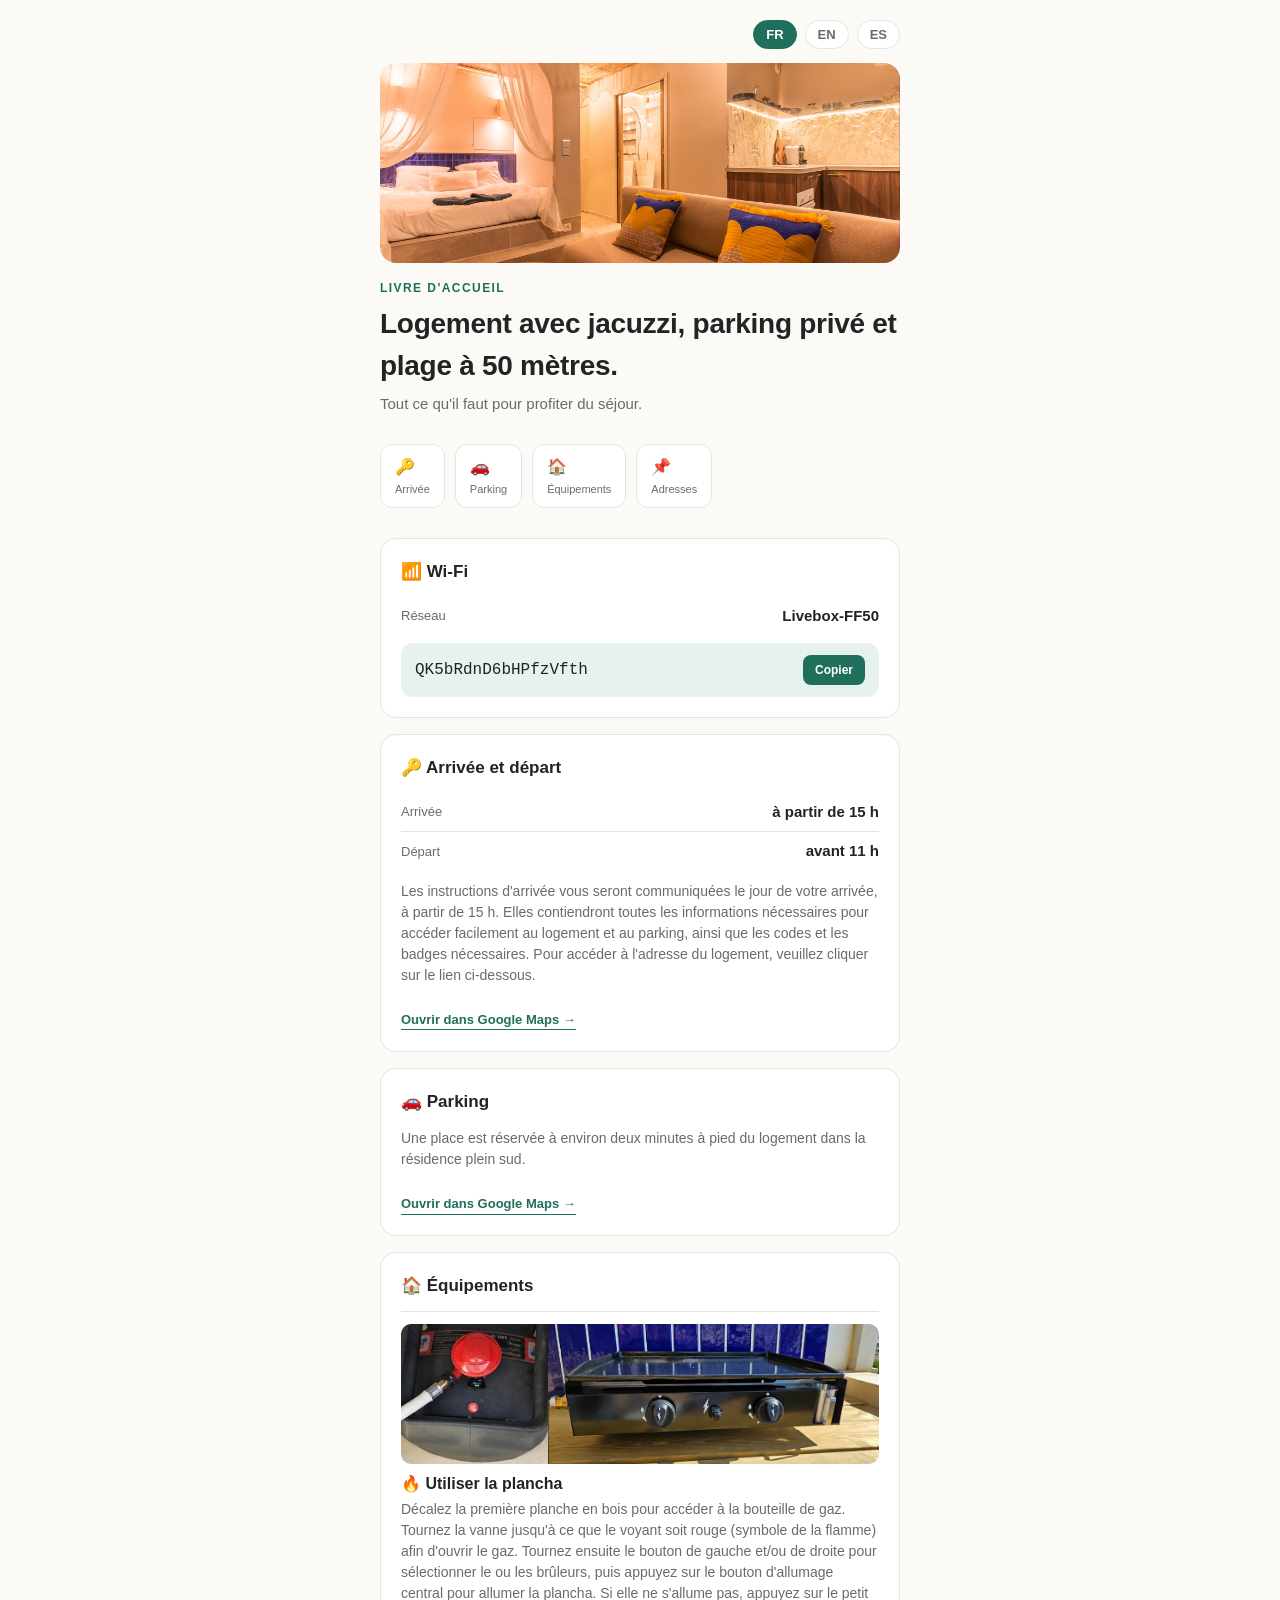
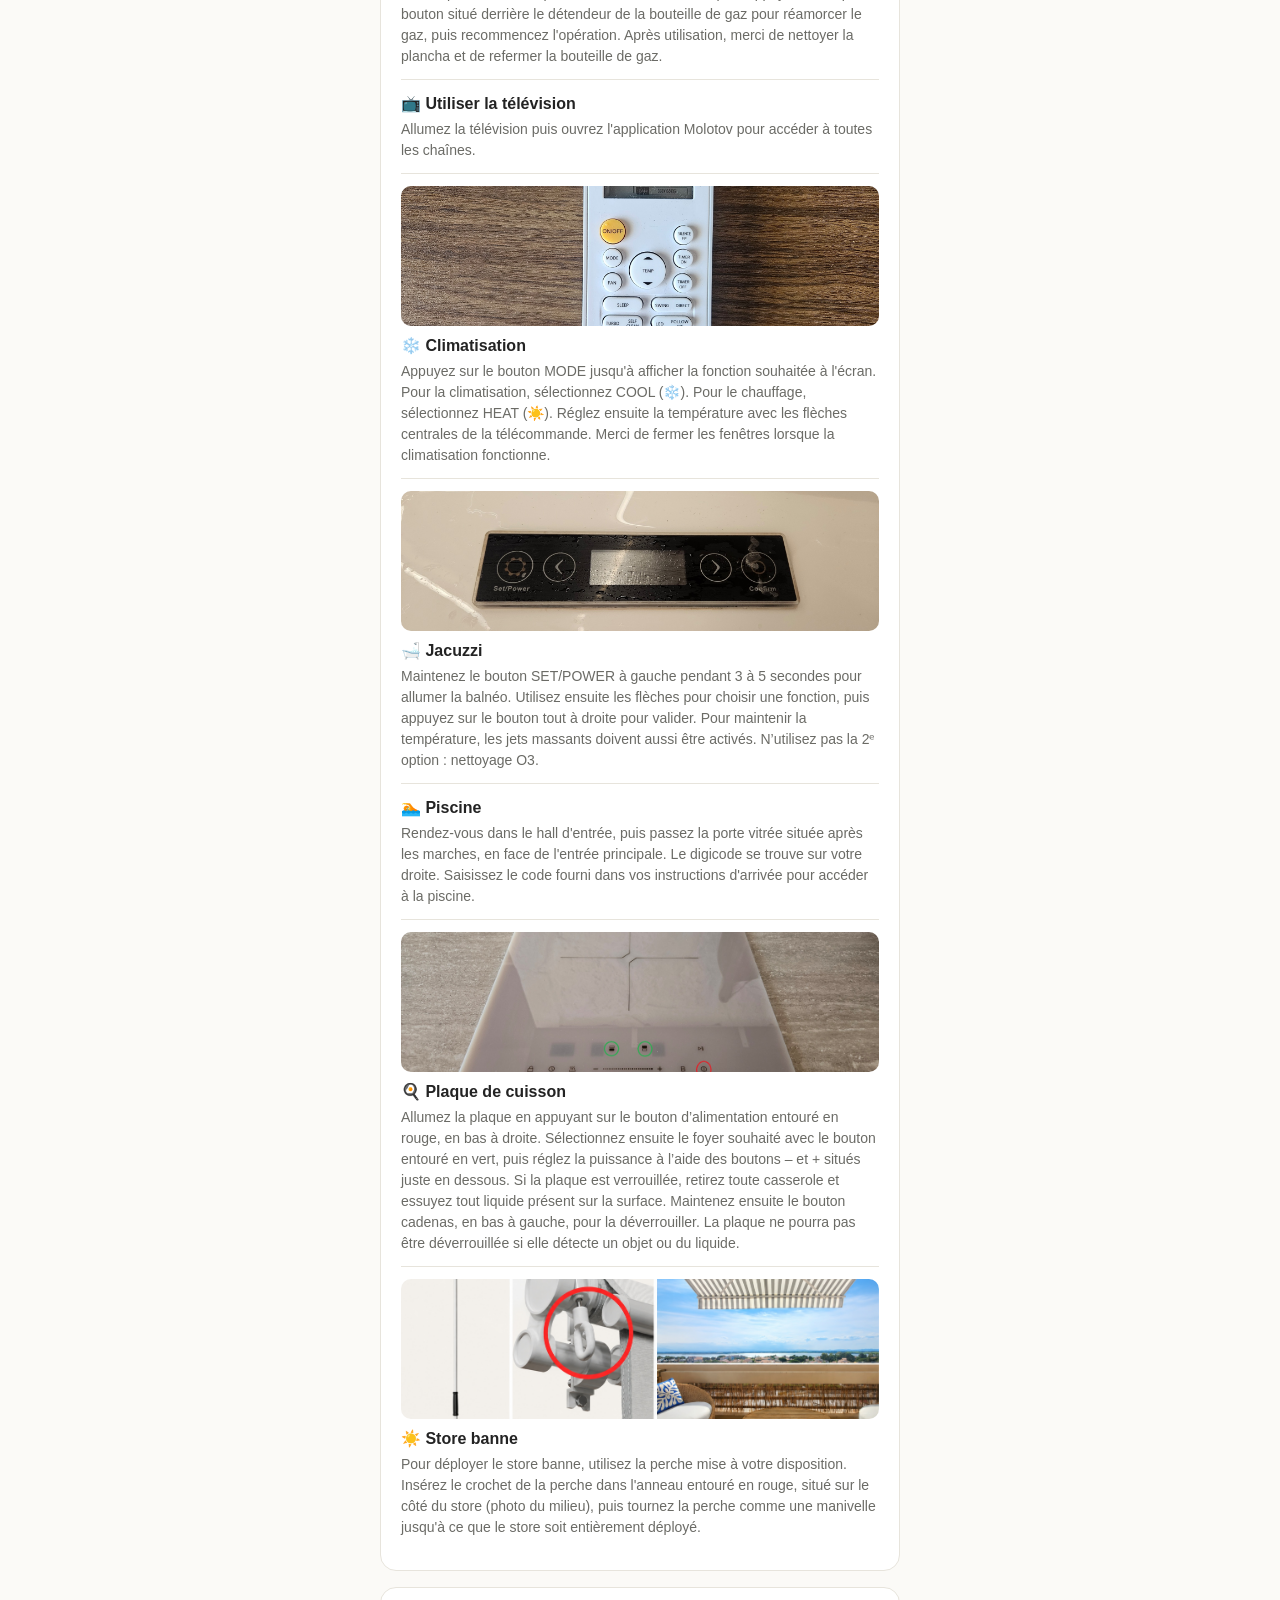
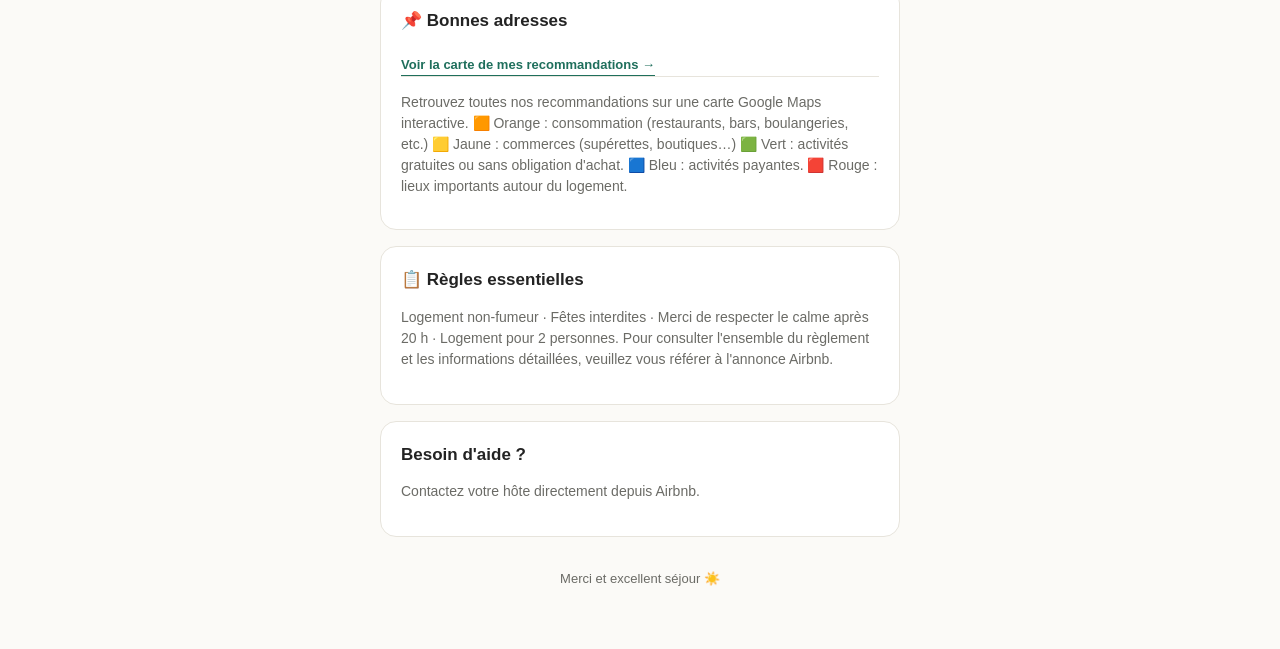
<file: index.html>
<!DOCTYPE html>
<html lang="fr">
<head>
<meta charset="UTF-8">
<meta name="viewport" content="width=device-width, initial-scale=1.0">
<meta name="theme-color" content="#fbfaf7">
<title>Livre d'accueil</title>
<style>
  :root{
    --bg:#fbfaf7; --card:#ffffff; --ink:#232323; --muted:#6b6b66;
    --accent:#1f6f5c; --accent-soft:#e7f2ef; --line:#e7e4dc; --radius:16px;
  }
  *{box-sizing:border-box;}
  body{
    margin:0;background:var(--bg);color:var(--ink);
    font-family:-apple-system,BlinkMacSystemFont,"Segoe UI",Roboto,Helvetica,Arial,sans-serif;
    line-height:1.5;-webkit-font-smoothing:antialiased;
  }
  .wrap{max-width:560px;margin:0 auto;padding:20px 20px 60px;}

  .langbar{display:flex;gap:8px;justify-content:flex-end;margin-bottom:14px;}
  .langbar button{
    border:1px solid var(--line);background:var(--card);color:var(--muted);
    padding:6px 12px;border-radius:20px;font-size:13px;font-weight:600;cursor:pointer;
  }
  .langbar button.active{background:var(--accent);border-color:var(--accent);color:#fff;}

  .hero{margin-bottom:28px;}
  .hero-photo{width:100%;height:200px;object-fit:cover;border-radius:var(--radius);margin-bottom:16px;display:block;background:var(--line);}
  .eyebrow{text-transform:uppercase;letter-spacing:.12em;font-size:12px;color:var(--accent);font-weight:700;margin:0 0 6px;}
  h1{font-size:28px;margin:0 0 6px;letter-spacing:-.01em;}
  .sub{color:var(--muted);margin:0;font-size:15px;}

  nav.jump{display:flex;gap:10px;overflow-x:auto;margin:22px 0 26px;padding-bottom:4px;-webkit-overflow-scrolling:touch;}
  nav.jump a{
    flex:0 0 auto;display:flex;flex-direction:column;gap:2px;text-decoration:none;color:var(--ink);
    background:var(--card);border:1px solid var(--line);border-radius:12px;padding:10px 14px;font-size:13px;
  }
  nav.jump a b{font-size:16px;}
  nav.jump a span{color:var(--muted);font-size:11px;}

  section{background:var(--card);border:1px solid var(--line);border-radius:var(--radius);padding:20px;margin-bottom:16px;scroll-margin-top:16px;}
  section h2{margin:0 0 12px;font-size:17px;display:flex;align-items:center;gap:8px;}
  .kv{display:flex;justify-content:space-between;align-items:center;padding:8px 0;border-top:1px solid var(--line);}
  .kv:first-of-type{border-top:none;}
  .kv .label{color:var(--muted);font-size:13px;}
  .kv .value{font-weight:600;font-size:15px;}

  .wifi-row{display:flex;justify-content:space-between;align-items:center;background:var(--accent-soft);border-radius:12px;padding:12px 14px;margin-top:8px;}
  .wifi-row .value{font-family:ui-monospace,SFMono-Regular,Menlo,monospace;font-size:16px;}
  button.copy{border:none;background:var(--accent);color:#fff;padding:8px 12px;border-radius:8px;font-size:12px;font-weight:600;cursor:pointer;}

  .code-badge{display:inline-block;margin-top:10px;background:var(--accent-soft);color:var(--accent);font-weight:700;font-family:ui-monospace,monospace;font-size:18px;padding:6px 14px;border-radius:10px;letter-spacing:.05em;}

  .item{padding:12px 0;border-top:1px solid var(--line);}
  .item:first-child{border-top:none;padding-top:0;}
  .item-photo{width:100%;height:140px;object-fit:cover;border-radius:10px;margin-bottom:8px;display:block;background:var(--line);}
  .item .title{font-weight:600;margin-bottom:3px;display:flex;gap:8px;align-items:center;}
  .item .text{color:var(--muted);font-size:14px;}

  a.mapslink{display:inline-block;margin-top:10px;font-size:13px;font-weight:600;color:var(--accent);text-decoration:none;border-bottom:1px solid var(--accent);}
  .rules{font-size:14px;color:var(--muted);}
  footer{text-align:center;margin-top:32px;color:var(--muted);font-size:13px;}
  .loading, .error{padding:40px 20px;text-align:center;color:var(--muted);}
</style>
</head>
<body>
<div class="wrap" id="app"><div class="loading">Loading… / Chargement… / Cargando…</div></div>

<script>
const UI = {
  fr: { eyebrow:"Livre d'accueil", tagline:"Tout ce qu'il faut pour profiter du séjour.",
        navArrivee:'Arrivée', navParking:'Parking', navEquip:'Équipements', navAdresses:'Adresses',
        wifiTitle:'📶 Wi-Fi', reseau:'Réseau', copier:'Copier', copie:'Copié ✓',
        arriveeTitle:'🔑 Arrivée et départ', arriveeLabel:'Arrivée', departLabel:'Départ', codeLabel:'Code',
        parkingTitle:'🚗 Parking', mapsLink:'Ouvrir dans Google Maps →',
        equipTitle:'🏠 Équipements', adressesTitle:'📌 Bonnes adresses',
        reglementTitle:'📋 Règles essentielles', aideTitle:"Besoin d'aide ?",
        aucuneInfo:'Aucune information pour le moment.', footer:'Merci et excellent séjour ☀️',
        introuvable:'Livret introuvable pour', myMapsLink:'Voir la carte de mes recommandations →' },
  en: { eyebrow:'Welcome book', tagline:'Everything you need for your stay.',
        navArrivee:'Check-in', navParking:'Parking', navEquip:'Appliances', navAdresses:'Nearby',
        wifiTitle:'📶 Wi-Fi', reseau:'Network', copier:'Copy', copie:'Copied ✓',
        arriveeTitle:'🔑 Check-in and check-out', arriveeLabel:'Check-in', departLabel:'Check-out', codeLabel:'Code',
        parkingTitle:'🚗 Parking', mapsLink:'Open in Google Maps →',
        equipTitle:'🏠 Appliances', adressesTitle:'📌 Good addresses',
        reglementTitle:'📋 House rules', aideTitle:'Need help?',
        aucuneInfo:'No information yet.', footer:'Thank you and enjoy your stay ☀️',
        introuvable:'Welcome book not found for', myMapsLink:'View my recommendations map →' },
  es: { eyebrow:'Libro de bienvenida', tagline:'Todo lo que necesitas para disfrutar de tu estancia.',
        navArrivee:'Llegada', navParking:'Aparcamiento', navEquip:'Electrodomésticos', navAdresses:'Cerca',
        wifiTitle:'📶 Wi-Fi', reseau:'Red', copier:'Copiar', copie:'Copiado ✓',
        arriveeTitle:'🔑 Llegada y salida', arriveeLabel:'Llegada', departLabel:'Salida', codeLabel:'Código',
        parkingTitle:'🚗 Aparcamiento', mapsLink:'Abrir en Google Maps →',
        equipTitle:'🏠 Electrodomésticos', adressesTitle:'📌 Buenas direcciones',
        reglementTitle:'📋 Normas de la casa', aideTitle:'¿Necesitas ayuda?',
        aucuneInfo:'Sin información por el momento.', footer:'Gracias y feliz estancia ☀️',
        introuvable:'Libro de bienvenida no encontrado para', myMapsLink:'Ver mi mapa de recomendaciones →' }
};

// t(field, lang) : accepte un objet {fr,en,es} OU une simple chaîne (ancien format)
function t(field, lang){
  if(field == null) return '';
  if(typeof field === 'string') return field;
  return field[lang] || field.fr || field.en || field.es || '';
}

let DATA = null, ID = 'appartement-test', LANG = 'fr';

async function init(){
  const params = new URLSearchParams(location.search);
  ID = params.get('id') || 'appartement-test';
  const app = document.getElementById('app');
  try{
    const res = await fetch(`data/${ID}.json`, {cache:'no-store'});
    if(!res.ok) throw new Error('not found');
    DATA = await res.json();
  }catch(e){
    app.innerHTML = `<div class="error">${UI.fr.introuvable} « ${ID} ».</div>`;
    return;
  }
  render();
}

function render(){
  const app = document.getElementById('app');
  const L = UI[LANG];
  const d = DATA;

  const equipements = (d.equipements||[]).map(eq => `
    <div class="item">
      ${eq.photo ? `<img class="item-photo" src="images/${eq.photo}" alt="" onerror="this.style.display='none'">` : ''}
      <div class="title">${eq.icone||''} ${t(eq.titre, LANG)}</div>
      <div class="text">${t(eq.texte, LANG)}</div>
    </div>`).join('');

  const adresses = (d.adresses||[]).map(a => `
    <div class="item">
      <div class="title">${a.nom||''}</div>
      <div class="text">${t(a.info, LANG)}</div>
    </div>`).join('');

  app.innerHTML = `
    <div class="langbar">
      <button data-lang="fr" class="${LANG==='fr'?'active':''}">FR</button>
      <button data-lang="en" class="${LANG==='en'?'active':''}">EN</button>
      <button data-lang="es" class="${LANG==='es'?'active':''}">ES</button>
    </div>

    <div class="hero">
      ${d.photoPrincipale ? `<img class="hero-photo" src="images/${d.photoPrincipale}" alt="" onerror="this.style.display='none'">` : ''}
      <p class="eyebrow">${L.eyebrow}</p>
      <h1>${t(d.nom, LANG) || ''}</h1>
      <p class="sub">${L.tagline}</p>
    </div>

    <nav class="jump">
      <a href="#arrivee"><b>🔑</b><span>${L.navArrivee}</span></a>
      <a href="#parking"><b>🚗</b><span>${L.navParking}</span></a>
      <a href="#equipements"><b>🏠</b><span>${L.navEquip}</span></a>
      <a href="#adresses"><b>📌</b><span>${L.navAdresses}</span></a>
    </nav>

    <section id="wifi">
      <h2>${L.wifiTitle}</h2>
      <div class="kv"><span class="label">${L.reseau}</span><span class="value">${d.wifi?.reseau||''}</span></div>
      <div class="wifi-row">
        <span class="value" id="wifi-pass">${d.wifi?.motDePasse||''}</span>
        <button class="copy" id="copy-btn">${L.copier}</button>
      </div>
    </section>

    <section id="arrivee">
      <h2>${L.arriveeTitle}</h2>
      <div class="kv"><span class="label">${L.arriveeLabel}</span><span class="value">${t(d.arrivee?.horaireArrivee, LANG)}</span></div>
      <div class="kv"><span class="label">${L.departLabel}</span><span class="value">${t(d.arrivee?.horaireDepart, LANG)}</span></div>
      <p class="rules" style="margin-top:10px">${t(d.arrivee?.instructions, LANG)}</p>
      ${d.arrivee?.codeBoite ? `<div class="code-badge">${L.codeLabel} : ${d.arrivee.codeBoite}</div>` : ''}
      ${d.arrivee?.lienMapsAdresse ? `<div><a class="mapslink" href="${d.arrivee.lienMapsAdresse}" target="_blank" rel="noopener">${L.mapsLink}</a></div>` : ''}
    </section>

    <section id="parking">
      <h2>${L.parkingTitle}</h2>
      <p class="rules">${t(d.parking?.description, LANG)}</p>
      ${d.parking?.lienMaps ? `<a class="mapslink" href="${d.parking.lienMaps}" target="_blank" rel="noopener">${L.mapsLink}</a>` : ''}
    </section>

    <section id="equipements">
      <h2>${L.equipTitle}</h2>
      ${equipements || `<p class="rules">${L.aucuneInfo}</p>`}
    </section>

    <section id="adresses">
      <h2>${L.adressesTitle}</h2>
      ${d.lienMyMaps ? `<a class="mapslink" href="${d.lienMyMaps}" target="_blank" rel="noopener">${L.myMapsLink}</a>` : ''}
      ${adresses || `<p class="rules">${L.aucuneInfo}</p>`}
    </section>

    <section>
      <h2>${L.reglementTitle}</h2>
      <p class="rules">${t(d.reglement, LANG)}</p>
    </section>

    <section>
      <h2>${L.aideTitle}</h2>
      <p class="rules">${t(d.contactHote, LANG)}</p>
    </section>

    <footer>${L.footer}</footer>
  `;

  document.querySelectorAll('.langbar button').forEach(btn => {
    btn.addEventListener('click', () => { LANG = btn.dataset.lang; render(); });
  });

  document.getElementById('copy-btn')?.addEventListener('click', () => {
    const pass = d.wifi?.motDePasse || '';
    navigator.clipboard.writeText(pass).then(() => {
      const btn = document.getElementById('copy-btn');
      const original = btn.textContent;
      btn.textContent = L.copie;
      setTimeout(() => btn.textContent = original, 1500);
    });
  });
}

init();
</script>
</body>
</html>
</file>
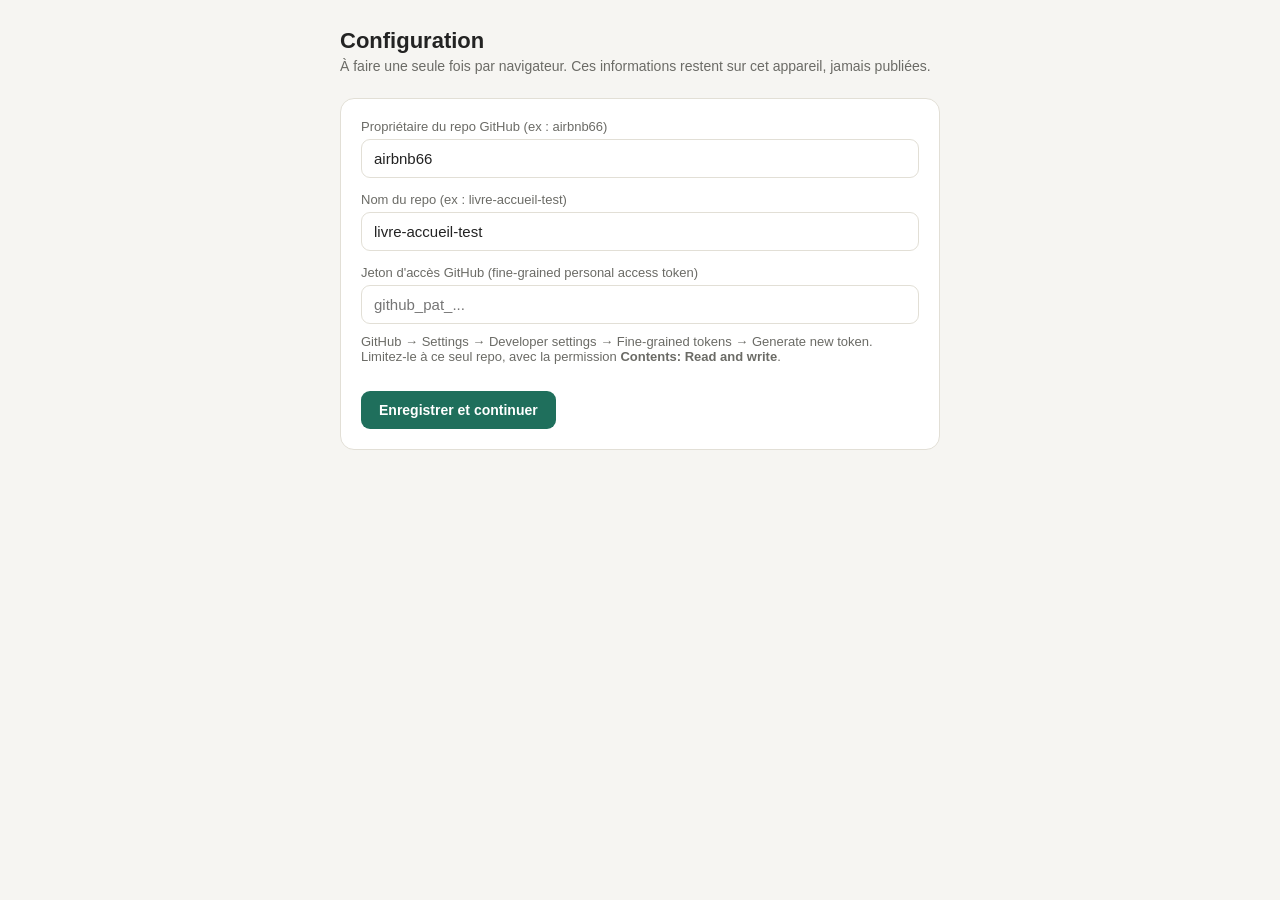
<file: admin.html>
<!DOCTYPE html>
<html lang="fr">
<head>
<meta charset="UTF-8">
<meta name="viewport" content="width=device-width, initial-scale=1.0">
<title>Admin — Livret d'accueil</title>
<style>
  :root{
    --bg:#f6f5f2; --card:#ffffff; --ink:#232323; --muted:#6b6b66;
    --accent:#1f6f5c; --accent-soft:#e7f2ef; --line:#e2dfd6; --danger:#b3432b;
  }
  *{box-sizing:border-box;}
  body{margin:0;background:var(--bg);color:var(--ink);font-family:-apple-system,BlinkMacSystemFont,"Segoe UI",Roboto,Arial,sans-serif;}
  .wrap{max-width:640px;margin:0 auto;padding:28px 20px 80px;}
  h1{font-size:22px;margin:0 0 4px;}
  p.sub{color:var(--muted);margin:0 0 24px;font-size:14px;}
  .card{background:var(--card);border:1px solid var(--line);border-radius:14px;padding:20px;margin-bottom:16px;}
  label{display:block;font-size:13px;color:var(--muted);margin:14px 0 5px;}
  label:first-child{margin-top:0;}
  input[type=text], input[type=password], textarea, select{
    width:100%;padding:10px 12px;border:1px solid var(--line);border-radius:9px;
    font-size:15px;font-family:inherit;background:#fff;color:var(--ink);
  }
  textarea{resize:vertical;min-height:50px;}
  fieldset{border:1px solid var(--line);border-radius:12px;padding:14px;margin:16px 0;}
  legend{font-weight:600;font-size:14px;padding:0 6px;}
  .row{display:flex;gap:10px;}
  .row > *{flex:1;}
  button{border:none;border-radius:9px;padding:11px 18px;font-size:14px;font-weight:600;cursor:pointer;background:var(--accent);color:#fff;}
  button.secondary{background:var(--accent-soft);color:var(--accent);}
  button.ghost{background:transparent;color:var(--muted);text-decoration:underline;padding:6px;font-weight:500;}
  button.danger{background:var(--danger);}
  button:disabled{opacity:.5;cursor:not-allowed;}
  .item-block{border:1px solid var(--line);border-radius:10px;padding:12px;margin-bottom:10px;}
  .status{font-size:13px;margin-top:10px;padding:10px 12px;border-radius:8px;display:none;}
  .status.ok{display:block;background:#e7f2ef;color:var(--accent);}
  .status.err{display:block;background:#fbe8e3;color:var(--danger);}
  .muted{color:var(--muted);font-size:13px;}
  .top-actions{display:flex;justify-content:space-between;align-items:center;margin-bottom:18px;}

  .trilang{border-left:3px solid var(--accent-soft);padding-left:10px;margin-top:6px;}
  .trilang .tl-row{display:flex;align-items:flex-start;gap:8px;margin-bottom:6px;}
  .trilang .tl-tag{
    flex:0 0 30px;font-size:11px;font-weight:700;color:var(--accent);
    background:var(--accent-soft);border-radius:6px;text-align:center;padding:6px 0;
  }
  .trilang .tl-row input, .trilang .tl-row textarea{flex:1;}
</style>
</head>
<body>
<div class="wrap" id="app"></div>

<script>
const LS_KEY = 'livret_admin_config';
const LANGS = ['fr','en','es'];
const LANG_LABEL = {fr:'FR', en:'EN', es:'ES'};

function getConfig(){ try{ return JSON.parse(localStorage.getItem(LS_KEY)); }catch(e){ return null; } }
function saveConfig(cfg){ localStorage.setItem(LS_KEY, JSON.stringify(cfg)); }
function clearConfig(){ localStorage.removeItem(LS_KEY); }

function b64EncodeUnicode(str){
  return btoa(encodeURIComponent(str).replace(/%([0-9A-F]{2})/g, (m,p1) => String.fromCharCode('0x' + p1)));
}
function b64DecodeUnicode(str){
  return decodeURIComponent(atob(str).split('').map(c => '%' + ('00' + c.charCodeAt(0).toString(16)).slice(-2)).join(''));
}

async function ghRequest(cfg, path, options={}){
  const url = `https://api.github.com/repos/${cfg.owner}/${cfg.repo}/contents/${path}`;
  const res = await fetch(url, {
    ...options, cache:'no-store',
    headers: { 'Authorization': `Bearer ${cfg.token}`, 'Accept': 'application/vnd.github+json', ...(options.headers||{}) }
  });
  return res;
}
async function ghGetJson(cfg, path){
  const res = await ghRequest(cfg, path);
  if(res.status === 404) return {data:null, sha:null};
  if(!res.ok) throw new Error(`Erreur GitHub (${res.status})`);
  const body = await res.json();
  const content = b64DecodeUnicode(body.content.replace(/\n/g,''));
  return {data: JSON.parse(content), sha: body.sha};
}
async function ghPutJson(cfg, path, dataObj, sha, message){
  const res = await ghRequest(cfg, path, {
    method: 'PUT',
    body: JSON.stringify({ message, content: b64EncodeUnicode(JSON.stringify(dataObj, null, 2)), sha: sha || undefined })
  });
  if(!res.ok){
    const err = await res.json().catch(()=>({}));
    throw new Error(err.message || `Erreur GitHub (${res.status})`);
  }
  return res.json();
}

// ---------- Champs multilingues ----------

// Convertit une valeur existante (chaîne = ancien format, ou objet {fr,en,es}) en objet complet
function trilangInit(value){
  if(value == null) return {fr:'', en:'', es:''};
  if(typeof value === 'string') return {fr: value, en:'', es:''};
  return {fr: value.fr||'', en: value.en||'', es: value.es||''};
}

// Génère le HTML d'un bloc de 3 champs (un par langue) pour un champ traduisible
function trilangField(idPrefix, value, multiline=false){
  const v = trilangInit(value);
  const tag = multiline ? 'textarea' : 'input type="text"';
  const closeTag = multiline ? 'textarea' : 'input';
  return `<div class="trilang">` + LANGS.map(l => `
    <div class="tl-row">
      <span class="tl-tag">${LANG_LABEL[l]}</span>
      ${multiline
        ? `<textarea id="${idPrefix}-${l}">${v[l]}</textarea>`
        : `<input type="text" id="${idPrefix}-${l}" value="${v[l].replace(/"/g,'&quot;')}">`}
    </div>`).join('') + `</div>`;
}

// Relit les 3 champs saisis et reconstruit l'objet {fr,en,es}
function trilangRead(idPrefix){
  const out = {};
  LANGS.forEach(l => { out[l] = document.getElementById(`${idPrefix}-${l}`)?.value || ''; });
  return out;
}

// ---------- Rendu ----------

function renderSetup(){
  const app = document.getElementById('app');
  app.innerHTML = `
    <h1>Configuration</h1>
    <p class="sub">À faire une seule fois par navigateur. Ces informations restent sur cet appareil, jamais publiées.</p>
    <div class="card">
      <label>Propriétaire du repo GitHub (ex : airbnb66)</label>
      <input type="text" id="cfg-owner" value="airbnb66">
      <label>Nom du repo (ex : livre-accueil-test)</label>
      <input type="text" id="cfg-repo" value="livre-accueil-test">
      <label>Jeton d'accès GitHub (fine-grained personal access token)</label>
      <input type="password" id="cfg-token" placeholder="github_pat_...">
      <p class="muted" style="margin-top:10px">
        GitHub → Settings → Developer settings → Fine-grained tokens → Generate new token.
        Limitez-le à ce seul repo, avec la permission <b>Contents: Read and write</b>.
      </p>
      <button id="cfg-save" style="margin-top:14px">Enregistrer et continuer</button>
      <div class="status" id="cfg-status"></div>
    </div>
  `;
  document.getElementById('cfg-save').onclick = async () => {
    const cfg = {
      owner: document.getElementById('cfg-owner').value.trim(),
      repo: document.getElementById('cfg-repo').value.trim(),
      token: document.getElementById('cfg-token').value.trim()
    };
    const statusEl = document.getElementById('cfg-status');
    if(!cfg.owner || !cfg.repo || !cfg.token){
      statusEl.className = 'status err'; statusEl.textContent = 'Merci de remplir les trois champs.';
      return;
    }
    try{
      await ghGetJson(cfg, 'data/logements.json');
      saveConfig(cfg);
      renderApp();
    }catch(e){
      statusEl.className = 'status err'; statusEl.textContent = 'Connexion impossible : ' + e.message;
    }
  };
}

async function renderApp(){
  const cfg = getConfig();
  const app = document.getElementById('app');
  app.innerHTML = `<p class="muted">Chargement des logements…</p>`;

  let logements, logementsSha;
  try{
    const r = await ghGetJson(cfg, 'data/logements.json');
    logements = r.data || [];
    logementsSha = r.sha;
  }catch(e){
    app.innerHTML = `<div class="status err" style="display:block">Erreur : ${e.message}</div>
      <button class="ghost" id="reset-cfg">Changer la configuration</button>`;
    document.getElementById('reset-cfg').onclick = () => { clearConfig(); renderSetup(); };
    return;
  }

  app.innerHTML = `
    <div class="top-actions">
      <h1 style="margin:0">Vos logements</h1>
      <button class="ghost" id="reset-cfg">Déconnexion</button>
    </div>
    <div class="card">
      <label>Choisir un logement à modifier</label>
      <select id="logement-select">
        ${logements.map(l => `<option value="${l.id}">${l.nom}</option>`).join('')}
      </select>
      <div style="margin-top:14px" class="row">
        <button class="secondary" id="load-btn">Modifier ce logement</button>
      </div>
    </div>

    <div class="card">
      <label>Ajouter un nouveau logement</label>
      <div class="row">
        <input type="text" id="new-id" placeholder="identifiant (ex : appartement-2)">
        <input type="text" id="new-nom" placeholder="Nom affiché (ex : Appartement 2)">
      </div>
      <button style="margin-top:12px" id="add-btn">Créer le logement</button>
      <p class="muted" style="margin-top:8px">Le lien du livret sera : votresite.github.io/?id=identifiant</p>
      <div class="status" id="add-status"></div>
    </div>

    <div id="editor"></div>
  `;

  document.getElementById('reset-cfg').onclick = () => { clearConfig(); renderSetup(); };
  document.getElementById('load-btn').onclick = () => {
    const id = document.getElementById('logement-select').value;
    renderEditor(cfg, id);
  };

  document.getElementById('add-btn').onclick = async () => {
    const id = document.getElementById('new-id').value.trim();
    const nom = document.getElementById('new-nom').value.trim();
    const statusEl = document.getElementById('add-status');
    if(!id || !nom){
      statusEl.className = 'status err'; statusEl.textContent = 'Renseignez un identifiant et un nom.';
      return;
    }
    try{
      const defaultData = {
        nom: {fr:nom, en:'', es:''},
        wifi:{reseau:'', motDePasse:''},
        arrivee:{horaireArrivee:{fr:'',en:'',es:''}, horaireDepart:{fr:'',en:'',es:''}, instructions:{fr:'',en:'',es:''}, codeBoite:'', lienMapsAdresse:''},
        parking:{description:{fr:'',en:'',es:''}, lienMaps:''},
        equipements:[], adresses:[], lienMyMaps:'',
        reglement:{fr:'',en:'',es:''}, contactHote:{fr:'',en:'',es:''}
      };
      await ghPutJson(cfg, `data/${id}.json`, defaultData, null, `Ajout du logement ${nom}`);
      const updated = [...logements, {id, nom}];
      await ghPutJson(cfg, 'data/logements.json', updated, logementsSha, `Ajout de ${nom} à la liste des logements`);
      statusEl.className = 'status ok'; statusEl.textContent = 'Logement créé. Rechargement…';
      setTimeout(renderApp, 1000);
    }catch(e){
      statusEl.className = 'status err'; statusEl.textContent = 'Erreur : ' + e.message;
    }
  };
}

async function renderEditor(cfg, id){
  const editor = document.getElementById('editor');
  editor.innerHTML = `<p class="muted">Chargement…</p>`;
  let data, sha;
  try{
    const r = await ghGetJson(cfg, `data/${id}.json`);
    data = r.data; sha = r.sha;
  }catch(e){
    editor.innerHTML = `<div class="status err" style="display:block">Erreur : ${e.message}</div>`;
    return;
  }

  const equipHtml = (data.equipements||[]).map((eq,i) => `
    <div class="item-block" data-idx="${i}">
      <input type="text" class="eq-icone" placeholder="Emoji" value="${(eq.icone||'').replace(/"/g,'&quot;')}" style="max-width:60px;margin-bottom:8px">
      <label style="margin-top:0">Titre</label>
      ${trilangField(`eq${i}-titre`, eq.titre)}
      <label>Instructions</label>
      ${trilangField(`eq${i}-texte`, eq.texte, true)}
      <label>Photo (nom du fichier dans /images, optionnel)</label>
      <input type="text" class="eq-photo" value="${(eq.photo||'').replace(/"/g,'&quot;')}">
      <button class="ghost remove-eq" style="margin-top:6px">Supprimer</button>
    </div>`).join('');

  const adrHtml = (data.adresses||[]).map((a,i) => `
    <div class="item-block" data-idx="${i}">
      <label style="margin-top:0">Nom</label>
      <input type="text" class="adr-nom" value="${(a.nom||'').replace(/"/g,'&quot;')}">
      <label>Info</label>
      ${trilangField(`adr${i}-info`, a.info, true)}
      <button class="ghost remove-adr" style="margin-top:6px">Supprimer</button>
    </div>`).join('');

  editor.innerHTML = `
    <div class="card">
      <h1 style="margin:0 0 4px">${trilangInit(data.nom).fr || id}</h1>
      <p class="sub">Lien du livret : votresite.github.io/?id=${id}</p>

      <fieldset>
        <legend>Nom du logement (affiché dans le titre)</legend>
        ${trilangField('f-nom', data.nom)}
      </fieldset>

      <fieldset>
        <legend>🖼️ Photo principale</legend>
        <label>Nom du fichier dans le dossier /images (ex : salon.jpg)</label>
        <input type="text" id="f-photo-principale" value="${(data.photoPrincipale||'').replace(/"/g,'&quot;')}">
        <p class="muted" style="margin-top:6px">Dépose d'abord la photo dans le dossier <b>images</b> de ton repo GitHub, puis écris son nom exact ici.</p>
      </fieldset>

      <fieldset>
        <legend>📶 Wi-Fi (identique dans les 3 langues)</legend>
        <label>Nom du réseau</label>
        <input type="text" id="f-wifi-reseau" value="${(data.wifi?.reseau||'').replace(/"/g,'&quot;')}">
        <label>Mot de passe</label>
        <input type="text" id="f-wifi-pass" value="${(data.wifi?.motDePasse||'').replace(/"/g,'&quot;')}">
      </fieldset>

      <fieldset>
        <legend>🔑 Arrivée / départ</legend>
        <label>Horaire arrivée</label>
        ${trilangField('f-arr-h', data.arrivee?.horaireArrivee)}
        <label>Horaire départ</label>
        ${trilangField('f-dep-h', data.arrivee?.horaireDepart)}
        <label>Instructions d'accès</label>
        ${trilangField('f-arr-instr', data.arrivee?.instructions, true)}
        <label>Code boîte à clé (identique dans les 3 langues)</label>
        <input type="text" id="f-arr-code" value="${(data.arrivee?.codeBoite||'').replace(/"/g,'&quot;')}">
        <label>Lien Google Maps de l'adresse du logement (optionnel)</label>
        <input type="text" id="f-arr-maps" value="${(data.arrivee?.lienMapsAdresse||'').replace(/"/g,'&quot;')}">
      </fieldset>

      <fieldset>
        <legend>🚗 Parking</legend>
        <label>Description</label>
        ${trilangField('f-park-desc', data.parking?.description, true)}
        <label>Lien Google Maps (identique dans les 3 langues)</label>
        <input type="text" id="f-park-maps" value="${(data.parking?.lienMaps||'').replace(/"/g,'&quot;')}">
      </fieldset>

      <fieldset>
        <legend>🏠 Équipements</legend>
        <div id="eq-list">${equipHtml}</div>
        <button class="secondary" id="add-eq">+ Ajouter un équipement</button>
      </fieldset>

      <fieldset>
        <legend>📌 Bonnes adresses</legend>
        <label>Lien vers ta carte My Maps (optionnel, identique dans les 3 langues)</label>
        <input type="text" id="f-mymaps" value="${(data.lienMyMaps||'').replace(/"/g,'&quot;')}">
        <div id="adr-list" style="margin-top:14px">${adrHtml}</div>
        <button class="secondary" id="add-adr">+ Ajouter une adresse</button>
      </fieldset>

      <fieldset>
        <legend>📋 Règlement</legend>
        ${trilangField('f-reglement', data.reglement, true)}
      </fieldset>

      <fieldset>
        <legend>Besoin d'aide</legend>
        ${trilangField('f-contact', data.contactHote, true)}
      </fieldset>

      <button id="save-btn">Enregistrer les modifications</button>
      <div class="status" id="save-status"></div>
    </div>
  `;

  let eqCounter = (data.equipements||[]).length;
  let adrCounter = (data.adresses||[]).length;

  document.getElementById('add-eq').onclick = () => {
    document.getElementById('eq-list').insertAdjacentHTML('beforeend', `
      <div class="item-block" data-idx="${eqCounter}">
        <input type="text" class="eq-icone" placeholder="Emoji" style="max-width:60px;margin-bottom:8px">
        <label style="margin-top:0">Titre</label>
        ${trilangField(`eq${eqCounter}-titre`, null)}
        <label>Instructions</label>
        ${trilangField(`eq${eqCounter}-texte`, null, true)}
        <label>Photo (nom du fichier dans /images, optionnel)</label>
        <input type="text" class="eq-photo">
        <button class="ghost remove-eq" style="margin-top:6px">Supprimer</button>
      </div>`);
    eqCounter++;
  };
  document.getElementById('add-adr').onclick = () => {
    document.getElementById('adr-list').insertAdjacentHTML('beforeend', `
      <div class="item-block" data-idx="${adrCounter}">
        <label style="margin-top:0">Nom</label>
        <input type="text" class="adr-nom">
        <label>Info</label>
        ${trilangField(`adr${adrCounter}-info`, null, true)}
        <button class="ghost remove-adr" style="margin-top:6px">Supprimer</button>
      </div>`);
    adrCounter++;
  };
  editor.addEventListener('click', (e) => {
    if(e.target.classList.contains('remove-eq') || e.target.classList.contains('remove-adr')){
      e.target.closest('.item-block').remove();
    }
  });

  document.getElementById('save-btn').onclick = async () => {
    const statusEl = document.getElementById('save-status');
    statusEl.className = 'status'; statusEl.style.display='none';

    const equipements = [...document.querySelectorAll('#eq-list .item-block')].map(b => {
      const idx = b.dataset.idx;
      return {
        icone: b.querySelector('.eq-icone').value,
        titre: trilangRead(`eq${idx}-titre`),
        texte: trilangRead(`eq${idx}-texte`),
        photo: b.querySelector('.eq-photo').value
      };
    });
    const adresses = [...document.querySelectorAll('#adr-list .item-block')].map(b => {
      const idx = b.dataset.idx;
      return {
        nom: b.querySelector('.adr-nom').value,
        info: trilangRead(`adr${idx}-info`)
      };
    });

    const updated = {
      nom: trilangRead('f-nom'),
      photoPrincipale: document.getElementById('f-photo-principale').value,
      wifi: {
        reseau: document.getElementById('f-wifi-reseau').value,
        motDePasse: document.getElementById('f-wifi-pass').value
      },
      arrivee: {
        horaireArrivee: trilangRead('f-arr-h'),
        horaireDepart: trilangRead('f-dep-h'),
        instructions: trilangRead('f-arr-instr'),
        codeBoite: document.getElementById('f-arr-code').value,
        lienMapsAdresse: document.getElementById('f-arr-maps').value
      },
      parking: {
        description: trilangRead('f-park-desc'),
        lienMaps: document.getElementById('f-park-maps').value
      },
      equipements, adresses,
      lienMyMaps: document.getElementById('f-mymaps').value,
      reglement: trilangRead('f-reglement'),
      contactHote: trilangRead('f-contact')
    };

    try{
      await ghPutJson(cfg, `data/${id}.json`, updated, sha, `Mise à jour du logement ${id}`);
      statusEl.className = 'status ok';
      statusEl.textContent = "Enregistré ✓ — le site sera à jour dans moins d'une minute.";
    }catch(e){
      statusEl.className = 'status err';
      statusEl.textContent = "Erreur lors de l'enregistrement : " + e.message;
    }
  };
}

// ---------- Démarrage ----------
const existing = getConfig();
if(existing) renderApp(); else renderSetup();
</script>
</body>
</html>
</file>
